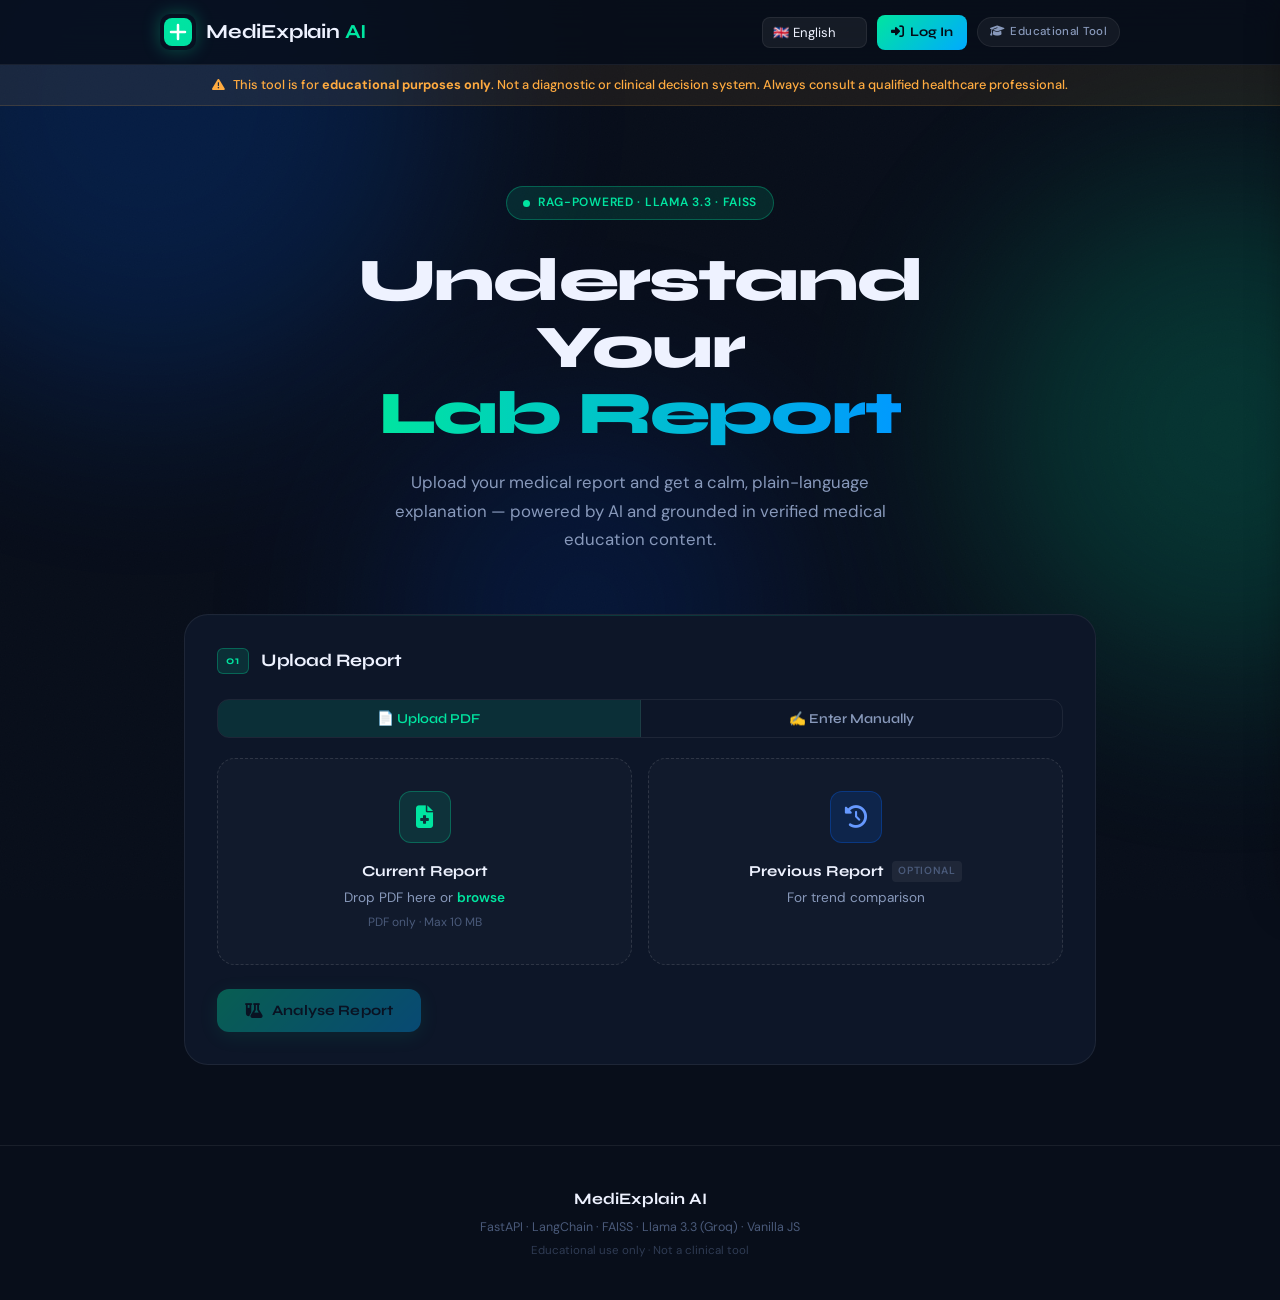
<file: frontend/index.html>
<!DOCTYPE html>
<html lang="en">

<head>
  <meta charset="UTF-8" />
  <meta name="viewport" content="width=device-width, initial-scale=1.0" />
  <meta name="description"
    content="MediExplain AI – AI-powered lab report explainer. Understand your medical results in clear, calm language." />
  <title>MediExplain AI</title>

  <link rel="preconnect" href="https://fonts.googleapis.com" />
  <link rel="preconnect" href="https://fonts.gstatic.com" crossorigin />
  <link
    href="https://fonts.googleapis.com/css2?family=Syne:wght@400;500;600;700;800&family=DM+Sans:ital,opsz,wght@0,9..40,300;0,9..40,400;0,9..40,500;0,9..40,600;1,9..40,400&display=swap"
    rel="stylesheet" />
  <link rel="stylesheet" href="https://cdnjs.cloudflare.com/ajax/libs/font-awesome/6.5.0/css/all.min.css" />
  <link rel="stylesheet" href="style.css" />
</head>

<body>

  <!-- NOISE TEXTURE OVERLAY -->
  <div class="noise-overlay" aria-hidden="true"></div>

  <!-- AMBIENT GLOW BLOBS -->
  <div class="ambient" aria-hidden="true">
    <div class="blob blob-1"></div>
    <div class="blob blob-2"></div>
    <div class="blob blob-3"></div>
  </div>

  <!-- ============================================================
       HISTORY SIDEBAR (slide-in)
  ============================================================ -->
  <aside class="history-sidebar" id="history-sidebar" aria-label="My Reports">
    <div class="sidebar-header">
      <div class="sidebar-title"><i class="fa-solid fa-clock-rotate-left"></i> My Reports</div>
      <button class="sidebar-close" id="sidebar-close" aria-label="Close sidebar"><i
          class="fa-solid fa-xmark"></i></button>
    </div>
    <div class="sidebar-body" id="history-list">
      <div class="history-empty" id="history-empty">
        <i class="fa-regular fa-folder-open"></i>
        <p>No saved reports yet.<br>Analyse a report to see it here.</p>
      </div>
    </div>
  </aside>
  <div class="sidebar-overlay hidden" id="sidebar-overlay"></div>

  <!-- ============================================================
       HEADER
  ============================================================ -->
  <header class="site-header" id="top">
    <div class="header-inner">
      <div class="logo-block">
        <div class="logo-mark">
          <svg width="28" height="28" viewBox="0 0 28 28" fill="none">
            <rect width="28" height="28" rx="8" fill="url(#lg1)" />
            <path d="M14 7v14M7 14h14" stroke="white" stroke-width="2.5" stroke-linecap="round" />
            <defs>
              <linearGradient id="lg1" x1="0" y1="0" x2="28" y2="28">
                <stop stop-color="#00E5A0" />
                <stop offset="1" stop-color="#0066FF" />
              </linearGradient>
            </defs>
          </svg>
        </div>
        <span class="logo-text">MediExplain<span class="logo-ai"> AI</span></span>
      </div>
      <div class="header-right">
        <!-- Language Selector -->
        <div class="lang-select-wrap">
          <select id="lang-select" aria-label="Select language" title="Select language">
            <option value="en">🇬🇧 English</option>
            <option value="hi">🇮🇳 हिंदी</option>
            <option value="te">🇮🇳 తెలుగు</option>
            <option value="ta">🇮🇳 தமிழ்</option>
            <option value="kn">🇮🇳 ಕನ್ನಡ</option>
            <option value="bn">🇧🇩 বাংলা</option>
            <option value="mr">🇮🇳 मराठी</option>
            <option value="es">🇪🇸 Español</option>
            <option value="fr">🇫🇷 Français</option>
            <option value="ar">🇸🇦 عربي</option>
            <option value="zh">🇨🇳 中文</option>
            <option value="pt">🇧🇷 Português</option>
          </select>
        </div>

        <!-- Auth Block (shown when logged in) -->
        <div class="user-block hidden" id="user-block">
          <button class="btn-history" id="btn-history" title="My Reports" aria-label="Open my reports">
            <i class="fa-solid fa-clock-rotate-left"></i>
            <span class="user-block-label" data-i18n="myReports">My Reports</span>
          </button>
          <div class="user-avatar" id="user-avatar" title="">
            <i class="fa-solid fa-circle-user"></i>
          </div>
          <button class="btn-logout" id="btn-logout" title="Logout" aria-label="Logout">
            <i class="fa-solid fa-right-from-bracket"></i>
          </button>
        </div>

        <!-- Login button (shown when not logged in) -->
        <a href="auth.html" class="btn-login-header" id="btn-login-header">
          <i class="fa-solid fa-right-to-bracket"></i>
          <span data-i18n="login">Log In</span>
        </a>

        <span class="edu-pill"><i class="fa-solid fa-graduation-cap"></i> <span data-i18n="educationalTool">Educational
            Tool</span></span>
      </div>
    </div>
  </header>

  <!-- ============================================================
       DISCLAIMER STRIP
  ============================================================ -->
  <div class="disclaimer-strip" role="note">
    <i class="fa-solid fa-triangle-exclamation"></i>
    <span data-i18n="disclaimerStrip">This tool is for <strong>educational purposes only</strong>. Not a diagnostic or
      clinical decision system. Always consult a qualified healthcare professional.</span>
  </div>

  <!-- ============================================================
       HERO
  ============================================================ -->
  <section class="hero">
    <div class="hero-inner">
      <div class="hero-tag"><span class="pulse-dot"></span> RAG-Powered · Llama 3.3 · FAISS</div>
      <h1 class="hero-title" data-i18n="heroTitle">Understand Your<br><span class="gradient-text">Lab Report</span></h1>
      <p class="hero-sub" data-i18n="heroSub">Upload your medical report and get a calm, plain-language explanation —
        powered by AI and grounded in verified medical education content.</p>
    </div>
  </section>

  <!-- ============================================================
       MAIN CONTENT
  ============================================================ -->
  <main class="main-wrap">

    <!-- STEP 1: UPLOAD -->
    <section class="panel" id="section-upload">
      <div class="panel-label"><span class="step-num">01</span> <span data-i18n="uploadReport">Upload Report</span>
      </div>

      <!-- Upload / Manual Toggle Tabs -->
      <div class="upload-tabs" role="tablist">
        <button class="upload-tab active" id="tab-upload" role="tab" data-i18n="uploadPDF">📄 Upload PDF</button>
        <button class="upload-tab" id="tab-manual" role="tab" data-i18n="enterManually">✍️ Enter Manually</button>
      </div>

      <!-- PDF Upload Panel -->
      <div id="panel-upload-pdf">
        <div class="upload-grid">
          <!-- Primary Upload -->
          <div class="dropzone" id="upload-zone" role="button" tabindex="0"
            aria-label="Click or drag to upload current PDF report">
            <input type="file" id="file-input" accept=".pdf" aria-label="PDF upload" />
            <div class="dropzone-content">
              <div class="dz-icon">
                <i class="fa-solid fa-file-medical"></i>
              </div>
              <p class="dz-title" data-i18n="currentReport">Current Report</p>
              <p class="dz-sub" data-i18n="dropOrBrowse">Drop PDF here or <span class="dz-link"
                  data-i18n="browse">browse</span></p>
              <p class="dz-note">PDF only · Max 10 MB</p>
            </div>
            <div class="dz-file-badge hidden" id="upload-filename">
              <i class="fa-solid fa-circle-check"></i>
              <span id="filename-text"></span>
            </div>
          </div>

          <!-- Historical Upload -->
          <div class="dropzone dropzone-secondary" id="upload-zone-historical" role="button" tabindex="0"
            aria-label="Click or drag to upload previous PDF report">
            <input type="file" id="file-input-historical" accept=".pdf" aria-label="Historical PDF upload" />
            <div class="dropzone-content">
              <div class="dz-icon dz-icon-secondary">
                <i class="fa-solid fa-clock-rotate-left"></i>
              </div>
              <p class="dz-title"><span data-i18n="previousReport">Previous Report</span> <span class="optional-tag"
                  data-i18n="optional">Optional</span></p>
              <p class="dz-sub" data-i18n="forTrend">For trend comparison</p>
            </div>
            <div class="dz-file-badge hidden" id="upload-filename-historical">
              <i class="fa-solid fa-circle-check"></i>
              <span id="filename-text-historical"></span>
            </div>
          </div>
        </div>

        <div class="upload-actions">
          <button class="btn btn-primary" id="btn-upload" disabled>
            <i class="fa-solid fa-flask-vial"></i>
            <span data-i18n="analyseReport">Analyse Report</span>
          </button>
          <div class="loader hidden" id="upload-loader">
            <div class="loader-ring"></div>
            <span data-i18n="extractingPDF">Extracting values from PDF…</span>
          </div>
        </div>
      </div>

      <!-- Manual Entry Panel -->
      <div id="panel-manual" class="hidden">
        <div class="manual-table-wrap">
          <table class="manual-table" id="manual-table">
            <thead>
              <tr>
                <th data-i18n="testName">Test Name</th>
                <th data-i18n="value">Value</th>
                <th data-i18n="unit">Unit</th>
                <th data-i18n="refRange">Reference Range</th>
                <th></th>
              </tr>
            </thead>
            <tbody id="manual-tbody">
              <!-- rows added dynamically -->
            </tbody>
          </table>
          <datalist id="test-suggestions">
            <option value="Hemoglobin"></option>
            <option value="RBC"></option>
            <option value="WBC"></option>
            <option value="Platelets"></option>
            <option value="Hematocrit"></option>
            <option value="MCV"></option>
            <option value="MCH"></option>
            <option value="MCHC"></option>
            <option value="Fasting Glucose"></option>
            <option value="HbA1c"></option>
            <option value="Creatinine"></option>
            <option value="BUN"></option>
            <option value="Sodium"></option>
            <option value="Potassium"></option>
            <option value="Calcium"></option>
            <option value="Total Cholesterol"></option>
            <option value="LDL"></option>
            <option value="HDL"></option>
            <option value="Triglycerides"></option>
            <option value="ALT"></option>
            <option value="AST"></option>
            <option value="TSH"></option>
            <option value="T3"></option>
            <option value="T4"></option>
            <option value="Vitamin D"></option>
            <option value="Vitamin B12"></option>
            <option value="Iron"></option>
            <option value="Ferritin"></option>
          </datalist>
        </div>
        <div class="manual-actions">
          <button class="btn btn-outline" id="btn-add-row">
            <i class="fa-solid fa-plus"></i> <span data-i18n="addRow">Add Row</span>
          </button>
          <button class="btn btn-primary" id="btn-manual-analyze" disabled>
            <i class="fa-solid fa-wand-magic-sparkles"></i>
            <span data-i18n="analyseManual">Analyse Entries</span>
          </button>
          <div class="loader hidden" id="manual-loader">
            <div class="loader-ring"></div>
            <span data-i18n="runningAnalysis">Running analysis…</span>
          </div>
        </div>
      </div>
    </section>

    <!-- STEP 2: EXTRACTED VALUES -->
    <section class="panel hidden" id="section-table">
      <div class="panel-header">
        <div class="panel-label"><span class="step-num">02</span> <span data-i18n="extractedValues">Extracted Lab
            Values</span></div>
        <span class="count-badge" id="test-count-badge"></span>
      </div>

      <div class="table-scroll">
        <table class="lab-table" id="results-table" aria-label="Lab test results">
          <thead>
            <tr>
              <th data-i18n="testName">Test Name</th>
              <th data-i18n="yourValue">Your Value</th>
              <th data-i18n="unit">Unit</th>
              <th data-i18n="refRange">Reference Range</th>
              <th data-i18n="status">Status</th>
            </tr>
          </thead>
          <tbody id="results-tbody"></tbody>
        </table>
      </div>

      <div class="panel-actions">
        <button class="btn btn-primary" id="btn-analyze">
          <i class="fa-solid fa-wand-magic-sparkles"></i>
          <span data-i18n="generateAnalysis">Generate AI Analysis</span>
        </button>
        <div class="loader hidden" id="analyze-loader">
          <div class="loader-ring"></div>
          <span data-i18n="runningAnalysis">Running analysis — generating insights…</span>
        </div>
      </div>
    </section>

    <!-- STEP 3: RISK OVERVIEW -->
    <section class="panel hidden" id="section-risk">
      <div class="panel-label"><span class="step-num">03</span> <span data-i18n="riskOverview">Risk Overview</span>
      </div>

      <div class="risk-layout">
        <!-- Gauge -->
        <div class="gauge-block">
          <div class="gauge-wrap">
            <svg class="gauge-svg" viewBox="0 0 200 110" fill="none" aria-hidden="true">
              <!-- Track arc -->
              <path d="M 20 100 A 80 80 0 0 1 180 100" stroke="#1e2d45" stroke-width="16" stroke-linecap="round"
                fill="none" />
              <!-- Fill arc (animated via JS) -->
              <path id="gauge-arc" d="M 20 100 A 80 80 0 0 1 180 100" stroke="#00E5A0" stroke-width="16"
                stroke-linecap="round" fill="none" stroke-dasharray="251.2" stroke-dashoffset="251.2"
                style="transition: stroke-dashoffset 1.2s cubic-bezier(.4,0,.2,1), stroke 0.6s ease" />
              <!-- Center dot -->
              <circle cx="100" cy="100" r="6" fill="#00E5A0" id="gauge-dot" style="transition: fill 0.6s ease" />
            </svg>
            <div class="gauge-center">
              <div class="gauge-category" id="risk-category-badge">—</div>
              <div class="gauge-score"><span data-i18n="score">Score</span>: <strong id="risk-score-text">—</strong>
              </div>
            </div>
          </div>
          <div class="gauge-scale">
            <span data-i18n="stable">Stable</span><span data-i18n="monitor">Monitor</span><span
              data-i18n="moderate">Moderate</span><span data-i18n="elevated">Elevated</span>
          </div>
        </div>

        <!-- Stats -->
        <div class="stats-block">
          <div class="stat-tile stat-blue">
            <div class="stat-icon"><i class="fa-solid fa-vial"></i></div>
            <div>
              <div class="stat-val" id="stat-total">—</div>
              <div class="stat-lbl" data-i18n="testsReviewed">Tests Reviewed</div>
            </div>
          </div>
          <div class="stat-tile stat-red">
            <div class="stat-icon"><i class="fa-solid fa-triangle-exclamation"></i></div>
            <div>
              <div class="stat-val" id="stat-abnormal">—</div>
              <div class="stat-lbl" data-i18n="outsideRange">Outside Range</div>
            </div>
          </div>
        </div>
      </div>

      <!-- Patterns -->
      <div id="patterns-section" class="hidden subsection">
        <h3 class="sub-heading">
          <i class="fa-solid fa-diagram-project"></i> <span data-i18n="observedPatterns">Observed Patterns</span>
          <span class="sub-tag" data-i18n="educationalOnly">Educational only</span>
        </h3>
        <div id="patterns-list" class="insight-list"></div>
      </div>

      <!-- Trends -->
      <div id="trends-section" class="hidden subsection">
        <h3 class="sub-heading">
          <i class="fa-solid fa-arrow-trend-up"></i> <span data-i18n="trendAnalysis">Trend Analysis</span>
          <span class="sub-tag" data-i18n="vsPrev">vs. previous report</span>
        </h3>
        <div id="trends-list" class="insight-list"></div>
      </div>
    </section>

    <!-- STEP 4: AI SUMMARY -->
    <section class="panel hidden" id="section-summary">
      <!-- Emergency Alert -->
      <div id="emergency-alert" class="emergency-banner hidden">
        <div class="emergency-icon"><i class="fa-solid fa-siren-on"></i></div>
        <div>
          <p class="emergency-title" data-i18n="urgentTitle">Urgent: Seek Medical Attention</p>
          <p class="emergency-desc" data-i18n="urgentDesc">One or more critical values were detected. Please contact a
            healthcare provider immediately.</p>
        </div>
      </div>

      <div class="panel-header">
        <div class="panel-label"><span class="step-num">04</span> <span data-i18n="aiSummary">AI Summary</span></div>
        <span class="safe-badge"><i class="fa-solid fa-shield-halved"></i> <span
            data-i18n="patientSafe">Patient-Safe</span></span>
      </div>

      <div class="ai-summary-box" id="ai-summary-text">
        <!-- AI content injected here -->
      </div>

      <!-- Summary Actions -->
      <div class="summary-actions">
        <button class="btn btn-tts" id="btn-tts-summary" title="Read Summary Aloud" aria-label="Read summary aloud">
          <i class="fa-solid fa-volume-high"></i>
          <span data-i18n="readAloud">🔊 Read Aloud</span>
        </button>
        <button class="btn btn-export" id="btn-export" title="Export as PDF" aria-label="Export report as PDF">
          <i class="fa-solid fa-file-pdf"></i>
          <span data-i18n="exportPDF">📄 Export Report</span>
        </button>
      </div>
    </section>

    <!-- STEP 5: ASK YOUR REPORT -->
    <section class="panel hidden" id="section-chat">
      <div class="panel-header">
        <div class="panel-label"><span class="step-num">05</span> <span data-i18n="askReport">Ask Your Report</span>
        </div>
        <span class="rag-badge"><i class="fa-solid fa-bolt"></i> RAG-Powered</span>
      </div>

      <div class="chat-chips" id="chat-chips">
        <button class="chip" data-q="What does low hemoglobin mean?">Low hemoglobin?</button>
        <button class="chip" data-q="Why is LDL important?">Why LDL matters?</button>
        <button class="chip" data-q="What is a normal fasting glucose?">Normal fasting glucose?</button>
        <button class="chip" data-q="What do white blood cells do?">WBC function?</button>
      </div>

      <div class="chat-window" id="chat-window" role="log" aria-live="polite">
        <div class="chat-welcome" id="chat-welcome">
          <div class="chat-welcome-icon"><i class="fa-regular fa-message-medical"></i></div>
          <p data-i18n="chatWelcome">Ask me anything about your lab report.<br>I explain everything in simple, calm
            language.</p>
        </div>
      </div>

      <div class="chat-input-row">
        <input type="text" id="chat-input" placeholder="Type your question…" maxlength="500" aria-label="Your question"
          autocomplete="off" />
        <!-- Mic Button -->
        <button class="btn-mic" id="btn-mic" aria-label="Voice input" title="Voice input">
          <i class="fa-solid fa-microphone"></i>
          <span class="mic-indicator hidden" id="mic-indicator"></span>
        </button>
        <button class="btn-send" id="btn-send" aria-label="Send question">
          <i class="fa-solid fa-paper-plane"></i>
        </button>
      </div>
      <p class="chat-disclaimer"><i class="fa-solid fa-shield"></i> <span data-i18n="chatDisclaimer">AI answers are
          educational only — never a diagnosis or prescription.</span></p>
    </section>

  </main>

  <!-- ============================================================
       PRINT-ONLY HEADER (hidden normally, shown on print)
  ============================================================ -->
  <div class="print-header" aria-hidden="true">
    <div class="print-logo">MediExplain AI — Lab Report</div>
    <div class="print-date" id="print-date"></div>
  </div>

  <!-- ============================================================
       FOOTER
  ============================================================ -->
  <footer class="site-footer">
    <p class="footer-brand">MediExplain AI</p>
    <p class="footer-stack">FastAPI · LangChain · FAISS · Llama 3.3 (Groq) · Vanilla JS</p>
    <p class="footer-copy" data-i18n="footerCopy">Educational use only · Not a clinical tool</p>
  </footer>

  <!-- TOAST -->
  <div id="toast-container" aria-live="assertive"></div>

  <script src="script.js"></script>
</body>

</html>
</file>
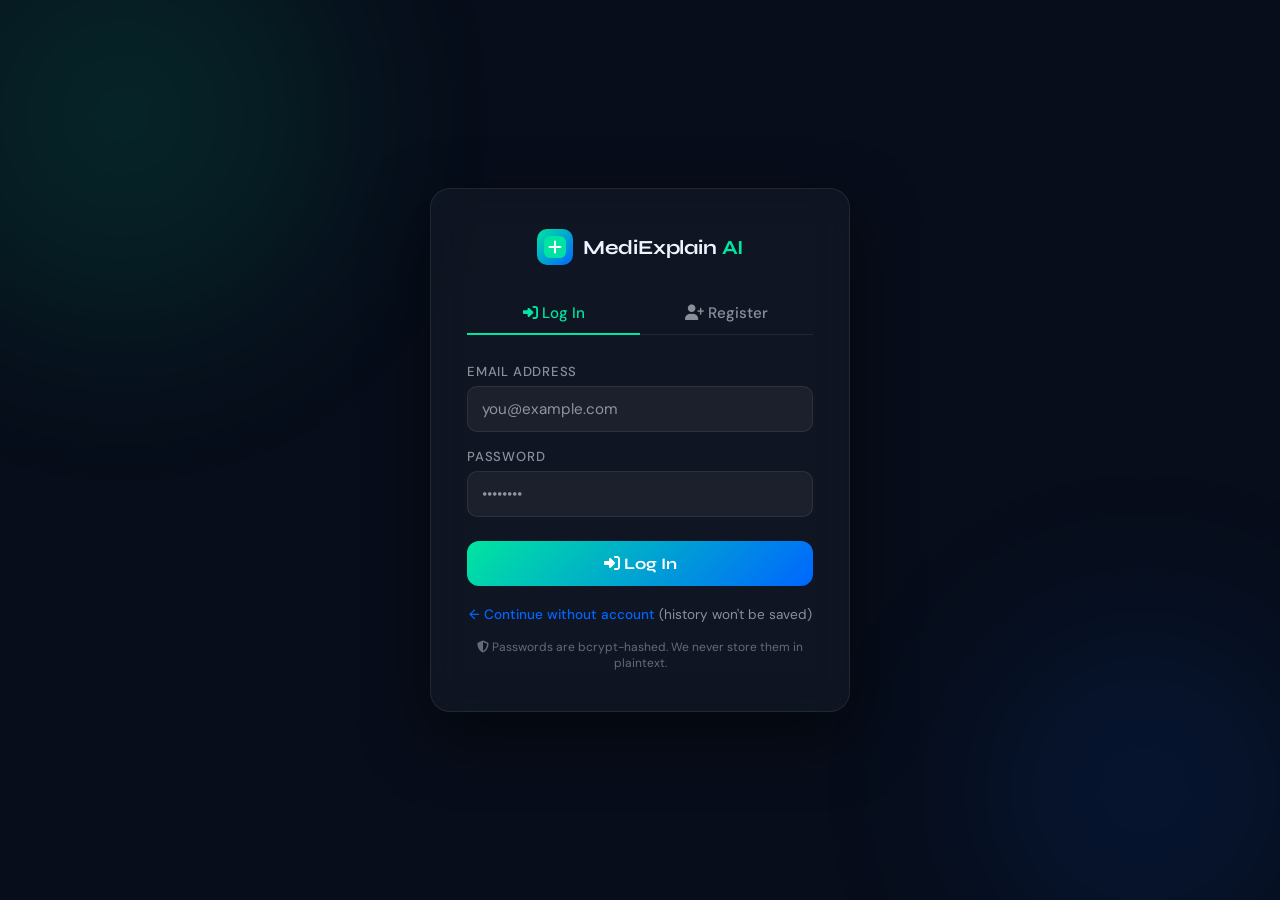
<file: frontend/auth.html>
<!DOCTYPE html>
<html lang="en">

<head>
    <meta charset="UTF-8" />
    <meta name="viewport" content="width=device-width, initial-scale=1.0" />
    <meta name="description" content="MediExplain AI – Sign in or create an account to save your reports." />
    <title>MediExplain AI — Sign In</title>

    <link rel="preconnect" href="https://fonts.googleapis.com" />
    <link rel="preconnect" href="https://fonts.gstatic.com" crossorigin />
    <link
        href="https://fonts.googleapis.com/css2?family=Syne:wght@400;500;600;700;800&family=DM+Sans:ital,opsz,wght@0,9..40,300;0,9..40,400;0,9..40,500;0,9..40,600;1,9..40,400&display=swap"
        rel="stylesheet" />
    <link rel="stylesheet" href="https://cdnjs.cloudflare.com/ajax/libs/font-awesome/6.5.0/css/all.min.css" />

    <style>
        /* ── CSS Variables (matches main app) ─────────────────────── */
        *,
        *::before,
        *::after {
            box-sizing: border-box;
            margin: 0;
            padding: 0;
        }

        :root {
            --bg: #070d1a;
            --surface: rgba(255, 255, 255, 0.04);
            --border: rgba(255, 255, 255, 0.08);
            --accent: #00e5a0;
            --accent-blue: #0066ff;
            --text-primary: #f0f4ff;
            --text-secondary: rgba(240, 244, 255, 0.55);
            --err: #ff4d6d;
            --warn: #ffab40;
        }

        body {
            min-height: 100vh;
            background: var(--bg);
            font-family: "DM Sans", sans-serif;
            color: var(--text-primary);
            display: flex;
            flex-direction: column;
            align-items: center;
            justify-content: center;
            padding: 24px;
            position: relative;
            overflow-x: hidden;
        }

        /* Ambient blobs */
        .blob {
            position: fixed;
            border-radius: 50%;
            filter: blur(90px);
            opacity: 0.15;
            pointer-events: none;
        }

        .blob-1 {
            width: 500px;
            height: 500px;
            background: radial-gradient(circle, #00e5a0, transparent);
            top: -15%;
            left: -10%;
        }

        .blob-2 {
            width: 400px;
            height: 400px;
            background: radial-gradient(circle, #0066ff, transparent);
            bottom: -10%;
            right: -5%;
        }

        /* Card */
        .auth-card {
            background: rgba(255, 255, 255, 0.035);
            border: 1px solid var(--border);
            border-radius: 20px;
            padding: 40px 36px;
            width: 100%;
            max-width: 420px;
            backdrop-filter: blur(20px);
            box-shadow: 0 24px 64px rgba(0, 0, 0, 0.5);
            position: relative;
            z-index: 1;
        }

        /* Logo */
        .logo-block {
            display: flex;
            align-items: center;
            gap: 10px;
            justify-content: center;
            margin-bottom: 28px;
        }

        .logo-mark {
            width: 36px;
            height: 36px;
            background: linear-gradient(135deg, #00e5a0, #0066ff);
            border-radius: 10px;
            display: flex;
            align-items: center;
            justify-content: center;
        }

        .logo-mark svg {
            display: block;
        }

        .logo-text {
            font-family: "Syne", sans-serif;
            font-size: 1.25rem;
            font-weight: 700;
            letter-spacing: -0.01em;
        }

        .logo-ai {
            color: var(--accent);
        }

        /* Tabs */
        .tabs {
            display: flex;
            border-bottom: 1px solid var(--border);
            margin-bottom: 28px;
        }

        .tab-btn {
            flex: 1;
            background: none;
            border: none;
            color: var(--text-secondary);
            font-family: "DM Sans", sans-serif;
            font-size: 0.95rem;
            font-weight: 500;
            padding: 10px;
            cursor: pointer;
            border-bottom: 2px solid transparent;
            margin-bottom: -1px;
            transition: color 0.2s, border-color 0.2s;
        }

        .tab-btn.active {
            color: var(--accent);
            border-bottom-color: var(--accent);
        }

        /* Forms */
        .tab-panel {
            display: none;
        }

        .tab-panel.active {
            display: block;
        }

        .form-group {
            margin-bottom: 16px;
        }

        .form-label {
            display: block;
            font-size: 0.82rem;
            font-weight: 500;
            color: var(--text-secondary);
            margin-bottom: 6px;
            text-transform: uppercase;
            letter-spacing: 0.06em;
        }

        .form-input {
            width: 100%;
            background: rgba(255, 255, 255, 0.05);
            border: 1px solid var(--border);
            border-radius: 10px;
            padding: 12px 14px;
            color: var(--text-primary);
            font-family: "DM Sans", sans-serif;
            font-size: 0.95rem;
            outline: none;
            transition: border-color 0.2s, box-shadow 0.2s;
        }

        .form-input:focus {
            border-color: var(--accent);
            box-shadow: 0 0 0 3px rgba(0, 229, 160, 0.12);
        }

        .form-input::placeholder {
            color: var(--text-secondary);
        }

        /* Submit button */
        .btn-auth {
            width: 100%;
            padding: 13px;
            border: none;
            border-radius: 12px;
            background: linear-gradient(135deg, #00e5a0, #0066ff);
            color: #fff;
            font-family: "Syne", sans-serif;
            font-size: 1rem;
            font-weight: 700;
            cursor: pointer;
            transition: opacity 0.2s, transform 0.1s;
            margin-top: 8px;
        }

        .btn-auth:hover {
            opacity: 0.92;
            transform: translateY(-1px);
        }

        .btn-auth:active {
            transform: translateY(0);
        }

        .btn-auth:disabled {
            opacity: 0.5;
            cursor: not-allowed;
            transform: none;
        }

        /* Error message */
        .auth-error {
            background: rgba(255, 77, 109, 0.12);
            border: 1px solid rgba(255, 77, 109, 0.3);
            border-radius: 10px;
            padding: 10px 14px;
            font-size: 0.875rem;
            color: var(--err);
            margin-top: 14px;
            display: none;
        }

        .auth-error.visible {
            display: block;
        }

        .auth-success {
            background: rgba(0, 229, 160, 0.1);
            border: 1px solid rgba(0, 229, 160, 0.3);
            border-radius: 10px;
            padding: 10px 14px;
            font-size: 0.875rem;
            color: var(--accent);
            margin-top: 14px;
            display: none;
        }

        .auth-success.visible {
            display: block;
        }

        /* Skip link */
        .skip-auth {
            margin-top: 20px;
            text-align: center;
            font-size: 0.85rem;
            color: var(--text-secondary);
        }

        .skip-auth a {
            color: var(--accent-blue);
            text-decoration: none;
            font-weight: 500;
        }

        .skip-auth a:hover {
            text-decoration: underline;
        }

        /* Disclaimer */
        .auth-disclaimer {
            margin-top: 16px;
            text-align: center;
            font-size: 0.75rem;
            color: var(--text-secondary);
            opacity: 0.7;
        }

        /* Loader spinner */
        .spinner {
            display: inline-block;
            width: 16px;
            height: 16px;
            border: 2px solid rgba(255, 255, 255, 0.3);
            border-top-color: #fff;
            border-radius: 50%;
            animation: spin 0.7s linear infinite;
            vertical-align: middle;
            margin-right: 6px;
        }

        @keyframes spin {
            to {
                transform: rotate(360deg);
            }
        }
    </style>
</head>

<body>
    <div class="blob blob-1" aria-hidden="true"></div>
    <div class="blob blob-2" aria-hidden="true"></div>

    <div class="auth-card">
        <!-- Logo -->
        <div class="logo-block">
            <div class="logo-mark">
                <svg width="22" height="22" viewBox="0 0 28 28" fill="none">
                    <rect width="28" height="28" rx="8" fill="url(#lg1auth)" />
                    <path d="M14 7v14M7 14h14" stroke="white" stroke-width="2.5" stroke-linecap="round" />
                    <defs>
                        <linearGradient id="lg1auth" x1="0" y1="0" x2="28" y2="28">
                            <stop stop-color="#00E5A0" />
                            <stop offset="1" stop-color="#0066FF" />
                        </linearGradient>
                    </defs>
                </svg>
            </div>
            <span class="logo-text">MediExplain<span class="logo-ai"> AI</span></span>
        </div>

        <!-- Tabs -->
        <div class="tabs" role="tablist">
            <button class="tab-btn active" id="tab-login" role="tab" aria-selected="true" aria-controls="panel-login">
                <i class="fa-solid fa-right-to-bracket"></i> Log In
            </button>
            <button class="tab-btn" id="tab-register" role="tab" aria-selected="false" aria-controls="panel-register">
                <i class="fa-solid fa-user-plus"></i> Register
            </button>
        </div>

        <!-- Login Panel -->
        <div class="tab-panel active" id="panel-login" role="tabpanel">
            <form id="form-login" novalidate>
                <div class="form-group">
                    <label class="form-label" for="login-email">Email Address</label>
                    <input class="form-input" type="email" id="login-email" name="email" placeholder="you@example.com"
                        autocomplete="email" required />
                </div>
                <div class="form-group">
                    <label class="form-label" for="login-password">Password</label>
                    <input class="form-input" type="password" id="login-password" name="password" placeholder="••••••••"
                        autocomplete="current-password" required />
                </div>
                <button class="btn-auth" type="submit" id="btn-login">
                    <i class="fa-solid fa-right-to-bracket"></i> Log In
                </button>
                <div class="auth-error" id="login-error"></div>
                <div class="auth-success" id="login-success"></div>
            </form>
        </div>

        <!-- Register Panel -->
        <div class="tab-panel" id="panel-register" role="tabpanel">
            <form id="form-register" novalidate>
                <div class="form-group">
                    <label class="form-label" for="reg-email">Email Address</label>
                    <input class="form-input" type="email" id="reg-email" name="email" placeholder="you@example.com"
                        autocomplete="email" required />
                </div>
                <div class="form-group">
                    <label class="form-label" for="reg-password">Password</label>
                    <input class="form-input" type="password" id="reg-password" name="password"
                        placeholder="Min. 6 characters" autocomplete="new-password" required />
                </div>
                <div class="form-group">
                    <label class="form-label" for="reg-confirm">Confirm Password</label>
                    <input class="form-input" type="password" id="reg-confirm" name="confirm"
                        placeholder="Repeat password" autocomplete="new-password" required />
                </div>
                <button class="btn-auth" type="submit" id="btn-register">
                    <i class="fa-solid fa-user-plus"></i> Create Account
                </button>
                <div class="auth-error" id="reg-error"></div>
                <div class="auth-success" id="reg-success"></div>
            </form>
        </div>

        <!-- Skip -->
        <p class="skip-auth">
            <a href="index.html">← Continue without account</a>
            <span style="color:var(--text-secondary)"> (history won't be saved)</span>
        </p>

        <p class="auth-disclaimer">
            <i class="fa-solid fa-shield-halved"></i>
            Passwords are bcrypt-hashed. We never store them in plaintext.
        </p>
    </div>

    <script>
        "use strict";
        const API = "";

        // ── Tabs ────────────────────────────────────────────────────
        document.getElementById("tab-login").addEventListener("click", () => switchTab("login"));
        document.getElementById("tab-register").addEventListener("click", () => switchTab("register"));
        function switchTab(t) {
            document.querySelectorAll(".tab-btn").forEach(b => b.classList.remove("active"));
            document.querySelectorAll(".tab-panel").forEach(p => p.classList.remove("active"));
            document.getElementById("tab-" + t).classList.add("active");
            document.getElementById("panel-" + t).classList.add("active");
        }

        // ── Helpers ─────────────────────────────────────────────────
        function showMsg(el, msg, isErr) {
            el.textContent = msg;
            el.className = isErr ? "auth-error visible" : "auth-success visible";
        }
        function setBtn(btn, loading) {
            btn.disabled = loading;
            btn.innerHTML = loading
                ? '<span class="spinner"></span> Please wait…'
                : btn.dataset.original;
        }

        // Store original labels
        document.querySelectorAll(".btn-auth").forEach(b => b.dataset.original = b.innerHTML);

        // ── Login ────────────────────────────────────────────────────
        document.getElementById("form-login").addEventListener("submit", async (e) => {
            e.preventDefault();
            const email = document.getElementById("login-email").value.trim();
            const password = document.getElementById("login-password").value;
            const errEl = document.getElementById("login-error");
            const okEl = document.getElementById("login-success");
            const btn = document.getElementById("btn-login");

            errEl.className = "auth-error"; okEl.className = "auth-success";
            if (!email || !password) { showMsg(errEl, "Please fill in all fields.", true); return; }

            setBtn(btn, true);
            try {
                const res = await fetch(`${API}/auth/login`, {
                    method: "POST",
                    headers: { "Content-Type": "application/json" },
                    body: JSON.stringify({ email, password }),
                });
                const data = await res.json();
                if (!res.ok) { showMsg(errEl, data.detail || "Login failed.", true); return; }
                sessionStorage.setItem("medi_token", data.access_token);
                sessionStorage.setItem("medi_email", data.email);
                showMsg(okEl, "✓ Logged in! Redirecting…", false);
                setTimeout(() => window.location.href = "index.html", 800);
            } catch {
                showMsg(errEl, "Could not connect to server. Please try again.", true);
            } finally {
                setBtn(btn, false);
            }
        });

        // ── Register ─────────────────────────────────────────────────
        document.getElementById("form-register").addEventListener("submit", async (e) => {
            e.preventDefault();
            const email = document.getElementById("reg-email").value.trim();
            const password = document.getElementById("reg-password").value;
            const confirm = document.getElementById("reg-confirm").value;
            const errEl = document.getElementById("reg-error");
            const okEl = document.getElementById("reg-success");
            const btn = document.getElementById("btn-register");

            errEl.className = "auth-error"; okEl.className = "auth-success";
            if (!email || !password || !confirm) { showMsg(errEl, "Please fill in all fields.", true); return; }
            if (password !== confirm) { showMsg(errEl, "Passwords do not match.", true); return; }
            if (password.length < 6) { showMsg(errEl, "Password must be at least 6 characters.", true); return; }

            setBtn(btn, true);
            try {
                const res = await fetch(`${API}/auth/register`, {
                    method: "POST",
                    headers: { "Content-Type": "application/json" },
                    body: JSON.stringify({ email, password }),
                });
                const data = await res.json();
                if (!res.ok) { showMsg(errEl, data.detail || "Registration failed.", true); return; }
                sessionStorage.setItem("medi_token", data.access_token);
                sessionStorage.setItem("medi_email", data.email);
                showMsg(okEl, "✓ Account created! Redirecting…", false);
                setTimeout(() => window.location.href = "index.html", 800);
            } catch {
                showMsg(errEl, "Could not connect to server. Please try again.", true);
            } finally {
                setBtn(btn, false);
            }
        });
    </script>
</body>

</html>
</file>
<file: frontend/style.css>
/* ============================================================
   MediExplain AI – Redesigned UI
   Theme: Deep Space Clinical — dark, precise, alive
   Fonts: Syne (display) + DM Sans (body)
   ============================================================ */

@import url('https://fonts.googleapis.com/css2?family=Syne:wght@400;500;600;700;800&family=DM+Sans:ital,opsz,wght@0,9..40,300;0,9..40,400;0,9..40,500;0,9..40,600;1,9..40,400&display=swap');

*,
*::before,
*::after {
  box-sizing: border-box;
  margin: 0;
  padding: 0;
}

/* ============================================================
   TOKENS
============================================================ */
:root {
  --bg: #080e1a;
  --bg-panel: #0d1628;
  --bg-card: #111d33;
  --bg-input: #0a1220;
  --border: rgba(255, 255, 255, 0.07);
  --border-glow: rgba(0, 229, 160, 0.25);

  --emerald: #00E5A0;
  --emerald-dim: rgba(0, 229, 160, 0.12);
  --emerald-mid: rgba(0, 229, 160, 0.3);
  --blue: #0066FF;
  --blue-lt: rgba(0, 102, 255, 0.15);

  --red: #FF4D6D;
  --red-lt: rgba(255, 77, 109, 0.12);
  --amber: #FFAB40;
  --amber-lt: rgba(255, 171, 64, 0.12);
  --orange: #FF7043;
  --orange-lt: rgba(255, 112, 67, 0.12);

  --text-primary: #EEF2FF;
  --text-secondary: #8899BB;
  --text-muted: #4a5a7a;

  --font-display: 'Syne', sans-serif;
  --font-body: 'DM Sans', sans-serif;

  --r-sm: 6px;
  --r-md: 12px;
  --r-lg: 18px;
  --r-xl: 24px;

  --ease: 0.25s ease;
  --ease-spring: 0.45s cubic-bezier(0.175, 0.885, 0.32, 1.275);
}

/* ============================================================
   BASE
============================================================ */
html {
  scroll-behavior: smooth;
}

body {
  font-family: var(--font-body);
  background: var(--bg);
  color: var(--text-primary);
  min-height: 100vh;
  -webkit-font-smoothing: antialiased;
  overflow-x: hidden;
  line-height: 1.6;
}

.hidden {
  display: none !important;
}

/* ============================================================
   NOISE + AMBIENT BLOBS
============================================================ */
.noise-overlay {
  position: fixed;
  inset: 0;
  z-index: 0;
  pointer-events: none;
  background-image: url("data:image/svg+xml,%3Csvg xmlns='http://www.w3.org/2000/svg' width='300' height='300'%3E%3Cfilter id='n'%3E%3CfeTurbulence type='fractalNoise' baseFrequency='0.75' numOctaves='4' stitchTiles='stitch'/%3E%3C/filter%3E%3Crect width='300' height='300' filter='url(%23n)' opacity='0.03'/%3E%3C/svg%3E");
  opacity: 0.6;
}

.ambient {
  position: fixed;
  inset: 0;
  z-index: 0;
  pointer-events: none;
  overflow: hidden;
}

.blob {
  position: absolute;
  border-radius: 50%;
  filter: blur(100px);
  opacity: 0.18;
  animation: float 20s ease-in-out infinite;
}

.blob-1 {
  width: 600px;
  height: 600px;
  background: #0066FF;
  top: -200px;
  left: -150px;
  animation-delay: 0s;
}

.blob-2 {
  width: 500px;
  height: 500px;
  background: #00E5A0;
  top: 20%;
  right: -200px;
  animation-delay: -7s;
}

.blob-3 {
  width: 400px;
  height: 400px;
  background: #0044CC;
  bottom: 10%;
  left: 30%;
  animation-delay: -14s;
}

@keyframes float {

  0%,
  100% {
    transform: translate(0, 0) scale(1);
  }

  33% {
    transform: translate(30px, -40px) scale(1.05);
  }

  66% {
    transform: translate(-20px, 30px) scale(0.97);
  }
}

/* ============================================================
   HEADER
============================================================ */
.site-header {
  position: sticky;
  top: 0;
  z-index: 200;
  padding: 0 24px;
  background: rgba(8, 14, 26, 0.8);
  backdrop-filter: blur(20px);
  -webkit-backdrop-filter: blur(20px);
  border-bottom: 1px solid var(--border);
}

.header-inner {
  max-width: 960px;
  margin: 0 auto;
  height: 64px;
  display: flex;
  align-items: center;
  justify-content: space-between;
}

.logo-block {
  display: flex;
  align-items: center;
  gap: 10px;
}

.logo-mark {
  width: 36px;
  height: 36px;
  display: flex;
  align-items: center;
  justify-content: center;
  border-radius: 10px;
  box-shadow: 0 0 18px rgba(0, 229, 160, 0.3);
}

.logo-text {
  font-family: var(--font-display);
  font-size: 1.25rem;
  font-weight: 700;
  color: var(--text-primary);
  letter-spacing: -0.01em;
}

.logo-ai {
  color: var(--emerald);
}

.edu-pill {
  font-family: var(--font-body);
  font-size: 0.72rem;
  font-weight: 500;
  color: var(--text-secondary);
  background: rgba(255, 255, 255, 0.05);
  border: 1px solid var(--border);
  border-radius: 999px;
  padding: 5px 12px;
  letter-spacing: 0.03em;
  display: flex;
  align-items: center;
  gap: 6px;
}

/* ============================================================
   DISCLAIMER STRIP
============================================================ */
.disclaimer-strip {
  background: rgba(255, 171, 64, 0.08);
  border-bottom: 1px solid rgba(255, 171, 64, 0.15);
  color: #FFAB40;
  font-size: 0.8rem;
  font-weight: 500;
  padding: 10px 24px;
  text-align: center;
  display: flex;
  align-items: center;
  justify-content: center;
  gap: 8px;
  position: relative;
  z-index: 10;
}

/* ============================================================
   HERO
============================================================ */
.hero {
  position: relative;
  z-index: 1;
  text-align: center;
  padding: 80px 24px 60px;
}

.hero-inner {
  max-width: 640px;
  margin: 0 auto;
}

.hero-tag {
  display: inline-flex;
  align-items: center;
  gap: 8px;
  font-size: 0.75rem;
  font-weight: 600;
  color: var(--emerald);
  background: var(--emerald-dim);
  border: 1px solid var(--emerald-mid);
  border-radius: 999px;
  padding: 6px 16px;
  letter-spacing: 0.06em;
  text-transform: uppercase;
  margin-bottom: 28px;
}

.pulse-dot {
  width: 7px;
  height: 7px;
  border-radius: 50%;
  background: var(--emerald);
  display: inline-block;
  animation: pulse 2s ease-in-out infinite;
}

@keyframes pulse {

  0%,
  100% {
    opacity: 1;
    transform: scale(1);
  }

  50% {
    opacity: 0.5;
    transform: scale(0.8);
  }
}

.hero-title {
  font-family: var(--font-display);
  font-size: clamp(2.4rem, 6vw, 3.8rem);
  font-weight: 800;
  line-height: 1.1;
  letter-spacing: -0.03em;
  color: var(--text-primary);
  margin-bottom: 20px;
}

.gradient-text {
  background: linear-gradient(90deg, var(--emerald) 0%, #0099FF 100%);
  -webkit-background-clip: text;
  background-clip: text;
  -webkit-text-fill-color: transparent;
}

.hero-sub {
  font-size: 1.05rem;
  color: var(--text-secondary);
  line-height: 1.7;
  max-width: 500px;
  margin: 0 auto;
}

/* ============================================================
   MAIN WRAP
============================================================ */
.main-wrap {
  position: relative;
  z-index: 1;
  max-width: 960px;
  margin: 0 auto;
  padding: 0 24px 80px;
  display: flex;
  flex-direction: column;
  gap: 24px;
}

/* ============================================================
   PANEL
============================================================ */
.panel {
  background: var(--bg-panel);
  border: 1px solid var(--border);
  border-radius: var(--r-xl);
  padding: 32px;
  position: relative;
  overflow: hidden;
  transition: border-color var(--ease);
  animation: panelIn 0.5s var(--ease-spring) both;
}

.panel::before {
  content: '';
  position: absolute;
  top: 0;
  left: 0;
  right: 0;
  height: 1px;
  background: linear-gradient(90deg, transparent, var(--emerald-mid), transparent);
  opacity: 0.6;
}

@keyframes panelIn {
  from {
    opacity: 0;
    transform: translateY(18px);
  }

  to {
    opacity: 1;
    transform: translateY(0);
  }
}

.panel-label {
  font-family: var(--font-display);
  font-size: 1.1rem;
  font-weight: 700;
  color: var(--text-primary);
  display: flex;
  align-items: center;
  gap: 12px;
  margin-bottom: 24px;
  letter-spacing: -0.01em;
}

.step-num {
  font-size: 0.7rem;
  font-weight: 700;
  color: var(--emerald);
  background: var(--emerald-dim);
  border: 1px solid var(--emerald-mid);
  border-radius: 6px;
  padding: 3px 8px;
  letter-spacing: 0.08em;
}

.panel-header {
  display: flex;
  align-items: center;
  justify-content: space-between;
  margin-bottom: 24px;
}

.panel-header .panel-label {
  margin-bottom: 0;
}

/* ============================================================
   DROPZONES
============================================================ */
.upload-grid {
  display: grid;
  grid-template-columns: 1fr 1fr;
  gap: 16px;
  margin-bottom: 24px;
}

@media (max-width: 600px) {
  .upload-grid {
    grid-template-columns: 1fr;
  }
}

.dropzone {
  position: relative;
  border: 1.5px dashed rgba(255, 255, 255, 0.12);
  border-radius: var(--r-lg);
  padding: 32px 20px;
  text-align: center;
  cursor: pointer;
  transition: border-color var(--ease), background var(--ease);
  background: rgba(255, 255, 255, 0.02);
  overflow: hidden;
}

.dropzone input[type="file"] {
  position: absolute;
  inset: 0;
  opacity: 0;
  cursor: pointer;
  width: 100%;
  height: 100%;
}

.dropzone:hover,
.dropzone.drag-over {
  border-color: var(--emerald);
  background: var(--emerald-dim);
}

.dropzone-secondary:hover,
.dropzone-secondary.drag-over {
  border-color: rgba(0, 102, 255, 0.5);
  background: var(--blue-lt);
}

.dz-icon {
  width: 52px;
  height: 52px;
  border-radius: var(--r-md);
  background: var(--emerald-dim);
  border: 1px solid var(--emerald-mid);
  display: flex;
  align-items: center;
  justify-content: center;
  font-size: 1.4rem;
  color: var(--emerald);
  margin: 0 auto 16px;
  transition: transform var(--ease-spring);
}

.dropzone:hover .dz-icon {
  transform: scale(1.08);
}

.dz-icon-secondary {
  background: var(--blue-lt);
  border-color: rgba(0, 102, 255, 0.3);
  color: #6699FF;
}

.dz-title {
  font-family: var(--font-display);
  font-size: 0.95rem;
  font-weight: 700;
  color: var(--text-primary);
  margin-bottom: 4px;
  display: flex;
  align-items: center;
  justify-content: center;
  gap: 8px;
}

.optional-tag {
  font-family: var(--font-body);
  font-size: 0.65rem;
  font-weight: 600;
  text-transform: uppercase;
  letter-spacing: 0.07em;
  color: var(--text-muted);
  background: rgba(255, 255, 255, 0.06);
  border-radius: 4px;
  padding: 2px 6px;
}

.dz-sub {
  font-size: 0.85rem;
  color: var(--text-secondary);
  margin-bottom: 4px;
}

.dz-link {
  color: var(--emerald);
  font-weight: 600;
}

.dz-note {
  font-size: 0.75rem;
  color: var(--text-muted);
}

.dz-file-badge {
  margin-top: 14px;
  display: flex;
  align-items: center;
  justify-content: center;
  gap: 7px;
  background: var(--emerald-dim);
  border: 1px solid var(--emerald-mid);
  border-radius: var(--r-sm);
  padding: 7px 14px;
  font-size: 0.82rem;
  font-weight: 600;
  color: var(--emerald);
  word-break: break-all;
}

/* ============================================================
   BUTTONS
============================================================ */
.upload-actions,
.panel-actions {
  display: flex;
  align-items: center;
  gap: 20px;
  flex-wrap: wrap;
}

.btn {
  display: inline-flex;
  align-items: center;
  gap: 9px;
  font-family: var(--font-display);
  font-size: 0.9rem;
  font-weight: 700;
  letter-spacing: 0.01em;
  border: none;
  border-radius: var(--r-md);
  cursor: pointer;
  transition: all var(--ease);
  text-decoration: none;
}

.btn-primary {
  background: linear-gradient(135deg, var(--emerald) 0%, #00AAFF 100%);
  color: #040C18;
  padding: 13px 28px;
  box-shadow: 0 4px 20px rgba(0, 229, 160, 0.25);
}

.btn-primary:hover:not(:disabled) {
  transform: translateY(-2px);
  box-shadow: 0 8px 28px rgba(0, 229, 160, 0.4);
}

.btn-primary:active {
  transform: translateY(0);
}

.btn-primary:disabled {
  opacity: 0.35;
  cursor: not-allowed;
}

/* ============================================================
   LOADERS
============================================================ */
.loader {
  display: flex;
  align-items: center;
  gap: 12px;
  color: var(--text-secondary);
  font-size: 0.88rem;
  font-weight: 500;
}

.loader-ring {
  width: 20px;
  height: 20px;
  border: 2px solid rgba(0, 229, 160, 0.15);
  border-top-color: var(--emerald);
  border-radius: 50%;
  animation: spin 0.8s linear infinite;
}

@keyframes spin {
  to {
    transform: rotate(360deg);
  }
}

/* ============================================================
   COUNT BADGE
============================================================ */
.count-badge {
  background: var(--emerald-dim);
  color: var(--emerald);
  border: 1px solid var(--emerald-mid);
  border-radius: 999px;
  font-size: 0.78rem;
  font-weight: 700;
  padding: 4px 12px;
  font-family: var(--font-display);
}

/* ============================================================
   LAB TABLE
============================================================ */
.table-scroll {
  overflow-x: auto;
  border-radius: var(--r-md);
  border: 1px solid var(--border);
  margin-bottom: 24px;
}

.lab-table {
  width: 100%;
  border-collapse: collapse;
  font-size: 0.88rem;
}

.lab-table thead tr {
  background: rgba(255, 255, 255, 0.03);
  border-bottom: 1px solid var(--border);
}

.lab-table th {
  font-family: var(--font-display);
  font-size: 0.72rem;
  font-weight: 700;
  letter-spacing: 0.06em;
  text-transform: uppercase;
  color: var(--text-secondary);
  padding: 14px 16px;
  text-align: left;
  white-space: nowrap;
}

.lab-table td {
  padding: 13px 16px;
  border-bottom: 1px solid var(--border);
  color: var(--text-primary);
  vertical-align: top;
  font-size: 0.9rem;
}

.lab-table tbody tr:last-child td {
  border-bottom: none;
}

.lab-table tbody tr {
  transition: background var(--ease);
}

.lab-table tbody tr:hover {
  background: rgba(255, 255, 255, 0.02);
}

.lab-table tbody tr.critical-row {
  background: rgba(255, 77, 109, 0.05);
}

.lab-table tbody tr.critical-row:hover {
  background: rgba(255, 77, 109, 0.09);
}

/* Status pills */
.status-pill {
  display: inline-flex;
  align-items: center;
  gap: 5px;
  padding: 4px 10px;
  border-radius: 999px;
  font-size: 0.75rem;
  font-weight: 700;
  letter-spacing: 0.03em;
  font-family: var(--font-display);
}

.status-pill.Normal {
  background: rgba(0, 229, 160, 0.12);
  color: #00E5A0;
  border: 1px solid rgba(0, 229, 160, 0.2);
}

.status-pill.High {
  background: rgba(255, 77, 109, 0.12);
  color: #FF4D6D;
  border: 1px solid rgba(255, 77, 109, 0.2);
}

.status-pill.Low {
  background: rgba(255, 171, 64, 0.12);
  color: #FFAB40;
  border: 1px solid rgba(255, 171, 64, 0.2);
}

.status-pill.Unknown {
  background: rgba(255, 255, 255, 0.06);
  color: var(--text-secondary);
  border: 1px solid var(--border);
}

.status-pill.critical-badge {
  background: rgba(255, 77, 109, 0.2);
  color: #FF4D6D;
  border: 1px solid rgba(255, 77, 109, 0.4);
  margin-left: 6px;
}

.status-cell {
  white-space: nowrap;
}

.result-desc {
  font-size: 0.78rem;
  color: var(--text-secondary);
  margin-top: 5px;
  font-weight: 400;
  line-height: 1.5;
  white-space: normal;
}

/* ============================================================
   RISK GAUGE
============================================================ */
.risk-layout {
  display: grid;
  grid-template-columns: 1fr 1fr;
  gap: 24px;
  margin-bottom: 28px;
}

@media (max-width: 600px) {
  .risk-layout {
    grid-template-columns: 1fr;
  }
}

.gauge-block {
  display: flex;
  flex-direction: column;
  align-items: center;
  background: var(--bg-card);
  border: 1px solid var(--border);
  border-radius: var(--r-lg);
  padding: 28px 20px 20px;
}

.gauge-wrap {
  position: relative;
  width: 200px;
}

.gauge-svg {
  width: 100%;
}

.gauge-center {
  position: absolute;
  bottom: 4px;
  left: 50%;
  transform: translateX(-50%);
  text-align: center;
}

.gauge-category {
  font-family: var(--font-display);
  font-size: 1rem;
  font-weight: 800;
  color: var(--text-primary);
  white-space: nowrap;
}

.gauge-score {
  font-size: 0.72rem;
  color: var(--text-secondary);
  margin-top: 2px;
}

.gauge-score strong {
  color: var(--emerald);
}

.gauge-scale {
  display: flex;
  justify-content: space-between;
  width: 100%;
  margin-top: 12px;
  font-size: 0.68rem;
  color: var(--text-muted);
  font-weight: 600;
  letter-spacing: 0.03em;
  padding: 0 4px;
}

.stats-block {
  display: flex;
  flex-direction: column;
  gap: 16px;
}

.stat-tile {
  flex: 1;
  border-radius: var(--r-md);
  padding: 20px 22px;
  display: flex;
  align-items: center;
  gap: 16px;
  border: 1px solid var(--border);
}

.stat-blue {
  background: var(--blue-lt);
  border-color: rgba(0, 102, 255, 0.2);
}

.stat-red {
  background: var(--red-lt);
  border-color: rgba(255, 77, 109, 0.2);
}

.stat-icon {
  font-size: 1.5rem;
  opacity: 0.7;
}

.stat-blue .stat-icon {
  color: #6699FF;
}

.stat-red .stat-icon {
  color: var(--red);
}

.stat-val {
  font-family: var(--font-display);
  font-size: 2rem;
  font-weight: 800;
  color: var(--text-primary);
  line-height: 1;
}

.stat-lbl {
  font-size: 0.8rem;
  color: var(--text-secondary);
  margin-top: 3px;
  font-weight: 500;
}

/* ============================================================
   SUBSECTIONS (patterns / trends)
============================================================ */
.subsection {
  margin-top: 8px;
}

.sub-heading {
  font-family: var(--font-display);
  font-size: 0.9rem;
  font-weight: 700;
  color: var(--text-primary);
  display: flex;
  align-items: center;
  gap: 8px;
  margin-bottom: 14px;
  padding-top: 24px;
  border-top: 1px solid var(--border);
}

.sub-heading i {
  color: var(--emerald);
}

.sub-tag {
  font-family: var(--font-body);
  font-size: 0.68rem;
  font-weight: 600;
  color: var(--text-muted);
  background: rgba(255, 255, 255, 0.04);
  border: 1px solid var(--border);
  border-radius: 4px;
  padding: 2px 7px;
  letter-spacing: 0.04em;
  text-transform: uppercase;
  margin-left: 4px;
}

.insight-list {
  display: flex;
  flex-direction: column;
  gap: 10px;
}

.insight-item {
  background: var(--bg-card);
  border: 1px solid var(--border);
  border-left: 3px solid var(--emerald);
  border-radius: var(--r-sm);
  padding: 14px 18px;
  font-size: 0.88rem;
  color: var(--text-primary);
  line-height: 1.55;
}

.insight-item.trend-up {
  border-left-color: var(--red);
}

.insight-item.trend-down {
  border-left-color: var(--amber);
}

.insight-item.trend-stable {
  border-left-color: var(--emerald);
}

.trend-meta {
  font-size: 0.77rem;
  color: var(--text-secondary);
  margin-top: 5px;
}

/* ============================================================
   EMERGENCY BANNER
============================================================ */
.emergency-banner {
  background: rgba(255, 77, 109, 0.1);
  border: 1px solid rgba(255, 77, 109, 0.35);
  border-radius: var(--r-md);
  padding: 18px 22px;
  display: flex;
  align-items: flex-start;
  gap: 16px;
  margin-bottom: 20px;
  animation: pulseRed 2s ease-in-out infinite;
}

@keyframes pulseRed {

  0%,
  100% {
    box-shadow: 0 0 0 0 rgba(255, 77, 109, 0);
  }

  50% {
    box-shadow: 0 0 0 6px rgba(255, 77, 109, 0.08);
  }
}

.emergency-icon {
  font-size: 1.6rem;
  color: var(--red);
  flex-shrink: 0;
  margin-top: 1px;
}

.emergency-title {
  font-family: var(--font-display);
  font-size: 0.95rem;
  font-weight: 700;
  color: var(--red);
  margin-bottom: 4px;
}

.emergency-desc {
  font-size: 0.85rem;
  color: rgba(255, 77, 109, 0.75);
}

/* ============================================================
   BADGES (safe, rag)
============================================================ */
.safe-badge {
  font-size: 0.72rem;
  font-weight: 700;
  color: var(--emerald);
  background: var(--emerald-dim);
  border: 1px solid var(--emerald-mid);
  border-radius: 999px;
  padding: 5px 12px;
  display: flex;
  align-items: center;
  gap: 5px;
  letter-spacing: 0.03em;
  font-family: var(--font-display);
  white-space: nowrap;
}

.rag-badge {
  font-size: 0.72rem;
  font-weight: 700;
  color: #6699FF;
  background: var(--blue-lt);
  border: 1px solid rgba(0, 102, 255, 0.25);
  border-radius: 999px;
  padding: 5px 12px;
  display: flex;
  align-items: center;
  gap: 5px;
  letter-spacing: 0.03em;
  font-family: var(--font-display);
  white-space: nowrap;
}

/* ============================================================
   AI SUMMARY
============================================================ */
.ai-summary-box {
  background: var(--bg-card);
  border: 1px solid var(--border);
  border-radius: var(--r-md);
  padding: 28px 32px;
  font-size: 0.95rem;
  line-height: 1.8;
  color: var(--text-primary);
}

.ai-summary-box strong {
  color: var(--text-primary);
  font-weight: 600;
}

.ai-summary-box em {
  color: var(--text-secondary);
}

.safety-card {
  background: rgba(255, 171, 64, 0.07);
  border: 1px solid rgba(255, 171, 64, 0.2);
  border-radius: var(--r-sm);
  padding: 12px 16px;
  font-size: 0.83rem;
  color: var(--amber);
  margin-top: 20px;
}

/* ============================================================
   CHAT
============================================================ */
.chat-chips {
  display: flex;
  flex-wrap: wrap;
  gap: 8px;
  margin-bottom: 18px;
}

.chip {
  background: rgba(255, 255, 255, 0.04);
  border: 1px solid var(--border);
  border-radius: 999px;
  padding: 7px 15px;
  font-size: 0.78rem;
  font-weight: 600;
  color: var(--text-secondary);
  cursor: pointer;
  font-family: var(--font-body);
  transition: all var(--ease);
  white-space: nowrap;
}

.chip:hover {
  background: var(--emerald-dim);
  border-color: var(--emerald-mid);
  color: var(--emerald);
  transform: translateY(-1px);
}

.chat-window {
  background: var(--bg-card);
  border: 1px solid var(--border);
  border-radius: var(--r-lg);
  padding: 20px;
  min-height: 280px;
  max-height: 420px;
  overflow-y: auto;
  display: flex;
  flex-direction: column;
  gap: 16px;
  margin-bottom: 14px;
  scrollbar-width: thin;
  scrollbar-color: rgba(255, 255, 255, 0.08) transparent;
}

.chat-window::-webkit-scrollbar {
  width: 5px;
}

.chat-window::-webkit-scrollbar-track {
  background: transparent;
}

.chat-window::-webkit-scrollbar-thumb {
  background: rgba(255, 255, 255, 0.08);
  border-radius: 3px;
}

.chat-welcome {
  flex: 1;
  display: flex;
  flex-direction: column;
  align-items: center;
  justify-content: center;
  text-align: center;
  color: var(--text-muted);
  padding: 32px 20px;
  gap: 14px;
}

.chat-welcome-icon {
  font-size: 2.5rem;
  color: rgba(0, 229, 160, 0.25);
}

.chat-welcome p {
  font-size: 0.9rem;
  line-height: 1.6;
  color: var(--text-secondary);
}

.chat-bubble {
  max-width: 82%;
  padding: 13px 17px;
  border-radius: var(--r-md);
  font-size: 0.9rem;
  line-height: 1.65;
  animation: bubbleIn 0.3s var(--ease-spring) both;
}

@keyframes bubbleIn {
  from {
    opacity: 0;
    transform: scale(0.94) translateY(6px);
  }

  to {
    opacity: 1;
    transform: scale(1) translateY(0);
  }
}

.chat-bubble-user {
  background: linear-gradient(135deg, #0066FF, #0044BB);
  color: white;
  align-self: flex-end;
  border-bottom-right-radius: 4px;
  box-shadow: 0 4px 14px rgba(0, 102, 255, 0.25);
}

.chat-bubble-bot {
  background: rgba(255, 255, 255, 0.05);
  border: 1px solid var(--border);
  color: var(--text-primary);
  align-self: flex-start;
  border-bottom-left-radius: 4px;
}

.chat-bubble-thinking {
  background: rgba(255, 255, 255, 0.03);
  border: 1px solid var(--border);
  color: var(--text-muted);
  align-self: flex-start;
  border-bottom-left-radius: 4px;
  font-style: italic;
  font-size: 0.83rem;
  display: flex;
  align-items: center;
  gap: 8px;
}

.thinking-dots {
  display: flex;
  gap: 4px;
}

.thinking-dots span {
  width: 5px;
  height: 5px;
  background: var(--emerald);
  border-radius: 50%;
  animation: dot 1.2s ease-in-out infinite;
}

.thinking-dots span:nth-child(2) {
  animation-delay: 0.2s;
}

.thinking-dots span:nth-child(3) {
  animation-delay: 0.4s;
}

@keyframes dot {

  0%,
  80%,
  100% {
    transform: scale(0.6);
    opacity: 0.4;
  }

  40% {
    transform: scale(1);
    opacity: 1;
  }
}

.chat-input-row {
  display: flex;
  gap: 10px;
  align-items: center;
}

.chat-input-row input {
  flex: 1;
  background: var(--bg-input);
  border: 1.5px solid var(--border);
  border-radius: var(--r-md);
  padding: 13px 18px;
  font-family: var(--font-body);
  font-size: 0.92rem;
  color: var(--text-primary);
  outline: none;
  transition: border-color var(--ease);
}

.chat-input-row input::placeholder {
  color: var(--text-muted);
}

.chat-input-row input:focus {
  border-color: var(--emerald-mid);
  box-shadow: 0 0 0 3px rgba(0, 229, 160, 0.08);
}

.btn-send {
  width: 46px;
  height: 46px;
  border-radius: var(--r-md);
  background: linear-gradient(135deg, var(--emerald), #00AAFF);
  border: none;
  color: #040C18;
  font-size: 1rem;
  cursor: pointer;
  display: flex;
  align-items: center;
  justify-content: center;
  flex-shrink: 0;
  transition: all var(--ease);
  box-shadow: 0 4px 14px rgba(0, 229, 160, 0.25);
}

.btn-send:hover:not(:disabled) {
  transform: translateY(-2px) scale(1.04);
  box-shadow: 0 6px 20px rgba(0, 229, 160, 0.4);
}

.btn-send:disabled {
  opacity: 0.4;
  cursor: not-allowed;
}

.chat-disclaimer {
  font-size: 0.75rem;
  color: var(--text-muted);
  text-align: center;
  margin-top: 10px;
  display: flex;
  align-items: center;
  justify-content: center;
  gap: 6px;
}

/* ============================================================
   FOOTER
============================================================ */
.site-footer {
  position: relative;
  z-index: 1;
  text-align: center;
  padding: 40px 24px;
  border-top: 1px solid var(--border);
}

.footer-brand {
  font-family: var(--font-display);
  font-size: 1rem;
  font-weight: 700;
  color: var(--text-primary);
  margin-bottom: 6px;
}

.footer-stack {
  font-size: 0.78rem;
  color: var(--text-muted);
  margin-bottom: 4px;
}

.footer-copy {
  font-size: 0.72rem;
  color: var(--text-muted);
  opacity: 0.6;
}

/* ============================================================
   TOAST
============================================================ */
#toast-container {
  position: fixed;
  bottom: 28px;
  right: 28px;
  z-index: 9999;
  display: flex;
  flex-direction: column;
  gap: 10px;
  align-items: flex-end;
}

.toast {
  padding: 12px 20px;
  border-radius: var(--r-md);
  font-family: var(--font-body);
  font-size: 0.85rem;
  font-weight: 600;
  color: #040C18;
  box-shadow: 0 8px 24px rgba(0, 0, 0, 0.4);
  animation: toastIn 0.35s var(--ease-spring) both;
  max-width: 340px;
  line-height: 1.4;
}

.toast-success {
  background: var(--emerald);
}

.toast-error {
  background: var(--red);
  color: white;
}

.toast-warning {
  background: var(--amber);
}

.toast-info {
  background: #0099FF;
  color: white;
}

@keyframes toastIn {
  from {
    opacity: 0;
    transform: translateY(14px) scale(0.95);
  }

  to {
    opacity: 1;
    transform: translateY(0) scale(1);
  }
}

/* ============================================================
   RESPONSIVE
============================================================ */
@media (max-width: 640px) {
  .panel {
    padding: 22px 18px;
  }

  .hero {
    padding: 50px 16px 40px;
  }

  .ai-summary-box {
    padding: 20px 18px;
  }

  .risk-layout {
    grid-template-columns: 1fr;
  }

  .stats-block {
    flex-direction: row;
  }

  .stat-tile {
    flex: 1;
  }

  .main-wrap {
    padding: 0 16px 60px;
    gap: 16px;
  }
}

@media (max-width: 420px) {
  .stats-block {
    flex-direction: column;
  }
}

/* ============================================================
   HEADER AUTH & LANGUAGE (Features 1+2)
============================================================ */
.header-right {
  display: flex;
  align-items: center;
  gap: 10px;
  flex-wrap: wrap;
}

.lang-select-wrap select {
  background: rgba(255, 255, 255, 0.06);
  border: 1px solid var(--border);
  border-radius: 8px;
  padding: 6px 10px;
  font-family: var(--font-body);
  font-size: 0.82rem;
  color: var(--text-primary);
  cursor: pointer;
  outline: none;
  transition: border-color var(--ease);
  -webkit-appearance: none;
  appearance: none;
}

.lang-select-wrap select:focus {
  border-color: var(--emerald);
}

.lang-select-wrap select option {
  background: #0d1628;
  color: var(--text-primary);
}

.user-block {
  display: flex;
  align-items: center;
  gap: 8px;
}

.user-avatar {
  font-size: 1.4rem;
  color: var(--emerald);
  cursor: default;
}

.btn-logout,
.btn-history {
  background: rgba(255, 255, 255, 0.05);
  border: 1px solid var(--border);
  border-radius: 8px;
  padding: 6px 12px;
  color: var(--text-secondary);
  font-family: var(--font-body);
  font-size: 0.78rem;
  font-weight: 600;
  cursor: pointer;
  display: flex;
  align-items: center;
  gap: 5px;
  transition: all var(--ease);
}

.btn-logout:hover,
.btn-history:hover {
  background: var(--emerald-dim);
  color: var(--emerald);
  border-color: var(--emerald-mid);
}

.btn-login-header {
  display: flex;
  align-items: center;
  gap: 6px;
  background: linear-gradient(135deg, var(--emerald), #00AAFF);
  color: #040C18;
  border-radius: 8px;
  padding: 7px 14px;
  font-family: var(--font-display);
  font-size: 0.82rem;
  font-weight: 700;
  text-decoration: none;
  transition: opacity var(--ease);
}

.btn-login-header:hover {
  opacity: 0.88;
}

.user-block-label {
  display: none;
}

@media (min-width: 700px) {
  .user-block-label {
    display: inline;
  }
}

/* ============================================================
   HISTORY SIDEBAR (Feature 1)
============================================================ */
.sidebar-overlay {
  position: fixed;
  inset: 0;
  background: rgba(0, 0, 0, 0.5);
  z-index: 500;
  backdrop-filter: blur(4px);
}

.history-sidebar {
  position: fixed;
  top: 0;
  right: -380px;
  width: 360px;
  max-width: 90vw;
  height: 100vh;
  z-index: 600;
  background: var(--bg-panel);
  border-left: 1px solid var(--border);
  display: flex;
  flex-direction: column;
  transition: right 0.35s cubic-bezier(.4, 0, .2, 1);
  box-shadow: -8px 0 40px rgba(0, 0, 0, 0.4);
}

.history-sidebar.open {
  right: 0;
}

.sidebar-header {
  display: flex;
  align-items: center;
  justify-content: space-between;
  padding: 18px 20px;
  border-bottom: 1px solid var(--border);
}

.sidebar-title {
  font-family: var(--font-display);
  font-size: 1rem;
  font-weight: 700;
  color: var(--text-primary);
  display: flex;
  align-items: center;
  gap: 8px;
}

.sidebar-title i {
  color: var(--emerald);
}

.sidebar-close {
  background: none;
  border: none;
  color: var(--text-secondary);
  font-size: 1.2rem;
  cursor: pointer;
  padding: 4px 8px;
  border-radius: 6px;
  transition: color var(--ease);
}

.sidebar-close:hover {
  color: var(--red);
}

.sidebar-body {
  flex: 1;
  overflow-y: auto;
  padding: 16px;
}

.history-empty {
  text-align: center;
  color: var(--text-muted);
  padding: 40px 16px;
  font-size: 0.88rem;
}

.history-empty i {
  font-size: 2rem;
  display: block;
  margin-bottom: 12px;
  color: rgba(0, 229, 160, 0.2);
}

.history-item {
  background: var(--bg-card);
  border: 1px solid var(--border);
  border-radius: var(--r-md);
  padding: 14px 16px;
  margin-bottom: 10px;
  transition: border-color var(--ease);
}

.history-item:hover {
  border-color: var(--emerald-mid);
}

.hi-top {
  display: flex;
  justify-content: space-between;
  align-items: center;
  margin-bottom: 6px;
}

.hi-date {
  font-size: 0.75rem;
  color: var(--text-muted);
}

.hi-risk {
  font-size: 0.7rem;
  font-weight: 700;
  font-family: var(--font-display);
  padding: 2px 8px;
  border-radius: 999px;
  text-transform: capitalize;
}

.hi-risk.risk-stable {
  background: var(--emerald-dim);
  color: var(--emerald);
}

.hi-risk.risk-monitor {
  background: var(--amber-lt);
  color: var(--amber);
}

.hi-risk.risk-moderate-concern {
  background: var(--orange-lt);
  color: var(--orange);
}

.hi-risk.risk-elevated-risk {
  background: var(--red-lt);
  color: var(--red);
}

.hi-name {
  font-size: 0.88rem;
  font-weight: 600;
  color: var(--text-primary);
  margin-bottom: 3px;
  white-space: nowrap;
  overflow: hidden;
  text-overflow: ellipsis;
}

.hi-score {
  font-size: 0.78rem;
  color: var(--text-secondary);
  margin-bottom: 8px;
}

.hi-actions {
  display: flex;
  gap: 8px;
}

.hi-load,
.hi-delete {
  font-size: 0.75rem;
  font-weight: 600;
  font-family: var(--font-body);
  padding: 5px 10px;
  border-radius: 6px;
  cursor: pointer;
  border: 1px solid var(--border);
  transition: all var(--ease);
}

.hi-load {
  background: var(--emerald-dim);
  color: var(--emerald);
  border-color: var(--emerald-mid);
}

.hi-load:hover {
  background: var(--emerald);
  color: #040C18;
}

.hi-delete {
  background: transparent;
  color: var(--text-muted);
}

.hi-delete:hover {
  background: var(--red-lt);
  color: var(--red);
  border-color: rgba(255, 77, 109, 0.3);
}

/* ============================================================
   UPLOAD / MANUAL TABS (Feature 6)
============================================================ */
.upload-tabs {
  display: flex;
  gap: 0;
  margin-bottom: 20px;
  border: 1px solid var(--border);
  border-radius: var(--r-md);
  overflow: hidden;
}

.upload-tab {
  flex: 1;
  background: transparent;
  border: none;
  padding: 10px 16px;
  font-family: var(--font-display);
  font-size: 0.85rem;
  font-weight: 600;
  color: var(--text-secondary);
  cursor: pointer;
  transition: all var(--ease);
  border-right: 1px solid var(--border);
}

.upload-tab:last-child {
  border-right: none;
}

.upload-tab.active {
  background: var(--emerald-dim);
  color: var(--emerald);
}

.upload-tab:hover:not(.active) {
  background: rgba(255, 255, 255, 0.03);
}

/* Manual Entry Table */
.manual-table-wrap {
  overflow-x: auto;
  border: 1px solid var(--border);
  border-radius: var(--r-md);
  margin-bottom: 16px;
}

.manual-table {
  width: 100%;
  border-collapse: collapse;
  font-size: 0.88rem;
}

.manual-table th {
  font-family: var(--font-display);
  font-size: 0.72rem;
  font-weight: 700;
  text-transform: uppercase;
  letter-spacing: 0.06em;
  color: var(--text-secondary);
  padding: 12px 10px;
  text-align: left;
  background: rgba(255, 255, 255, 0.03);
  border-bottom: 1px solid var(--border);
}

.manual-table td {
  padding: 8px 8px;
  border-bottom: 1px solid var(--border);
}

.manual-table tbody tr:last-child td {
  border-bottom: none;
}

.manual-input {
  width: 100%;
  background: var(--bg-input);
  border: 1px solid var(--border);
  border-radius: 6px;
  padding: 8px 10px;
  color: var(--text-primary);
  font-family: var(--font-body);
  font-size: 0.88rem;
  outline: none;
  transition: border-color var(--ease);
}

.manual-input:focus {
  border-color: var(--emerald);
  box-shadow: 0 0 0 2px rgba(0, 229, 160, 0.1);
}

.manual-input::placeholder {
  color: var(--text-muted);
}

.btn-remove-row {
  background: none;
  border: none;
  color: var(--text-muted);
  font-size: 1rem;
  cursor: pointer;
  padding: 4px 8px;
  border-radius: 4px;
  transition: color var(--ease);
}

.btn-remove-row:hover {
  color: var(--red);
}

.manual-actions {
  display: flex;
  gap: 12px;
  align-items: center;
  flex-wrap: wrap;
}

.btn-outline {
  background: transparent;
  border: 1px solid var(--border);
  color: var(--text-secondary);
  padding: 10px 18px;
}

.btn-outline:hover {
  border-color: var(--emerald);
  color: var(--emerald);
  background: var(--emerald-dim);
}

/* ============================================================
   SUMMARY ACTIONS (Features 4+5)
============================================================ */
.summary-actions {
  display: flex;
  gap: 12px;
  margin-top: 18px;
  flex-wrap: wrap;
}

.btn-tts,
.btn-export {
  display: inline-flex;
  align-items: center;
  gap: 7px;
  padding: 10px 18px;
  border-radius: var(--r-md);
  border: 1px solid var(--border);
  background: rgba(255, 255, 255, 0.04);
  color: var(--text-secondary);
  font-family: var(--font-display);
  font-size: 0.82rem;
  font-weight: 600;
  cursor: pointer;
  transition: all var(--ease);
}

.btn-tts:hover {
  border-color: var(--emerald-mid);
  color: var(--emerald);
  background: var(--emerald-dim);
}

.btn-export:hover {
  border-color: rgba(0, 102, 255, 0.4);
  color: #6699FF;
  background: var(--blue-lt);
}

/* Speaking animation for TTS */
.btn-tts.speaking,
.btn-tts-bubble.speaking {
  color: var(--emerald);
  border-color: var(--emerald);
  animation: tts-pulse 1.2s ease-in-out infinite;
}

@keyframes tts-pulse {

  0%,
  100% {
    box-shadow: 0 0 0 0 rgba(0, 229, 160, 0);
  }

  50% {
    box-shadow: 0 0 0 6px rgba(0, 229, 160, 0.15);
  }
}

/* TTS button on chat bubbles */
.btn-tts-bubble {
  background: none;
  border: 1px solid var(--border);
  border-radius: 6px;
  color: var(--text-muted);
  font-size: 0.72rem;
  cursor: pointer;
  padding: 3px 7px;
  margin-top: 8px;
  display: inline-flex;
  transition: all var(--ease);
}

.btn-tts-bubble:hover {
  color: var(--emerald);
  border-color: var(--emerald-mid);
}

/* ============================================================
   MIC BUTTON (Feature 3)
============================================================ */
.btn-mic {
  width: 46px;
  height: 46px;
  border-radius: var(--r-md);
  background: rgba(255, 255, 255, 0.05);
  border: 1px solid var(--border);
  color: var(--text-secondary);
  font-size: 1rem;
  cursor: pointer;
  display: flex;
  align-items: center;
  justify-content: center;
  flex-shrink: 0;
  position: relative;
  transition: all var(--ease);
}

.btn-mic:hover {
  border-color: var(--emerald-mid);
  color: var(--emerald);
}

.btn-mic.recording {
  background: rgba(255, 77, 109, 0.15);
  border-color: var(--red);
  color: var(--red);
  animation: mic-pulse 1.5s ease-in-out infinite;
}

@keyframes mic-pulse {

  0%,
  100% {
    box-shadow: 0 0 0 0 rgba(255, 77, 109, 0);
  }

  50% {
    box-shadow: 0 0 0 8px rgba(255, 77, 109, 0.15);
  }
}

.mic-indicator {
  position: absolute;
  top: 4px;
  right: 4px;
  width: 8px;
  height: 8px;
  border-radius: 50%;
  background: var(--red);
  animation: pulse 1s ease-in-out infinite;
}

/* ============================================================
   PRINT STYLES (Feature 5)
============================================================ */
.print-header {
  display: none;
}

@media print {
  @page {
    margin: 20mm;
  }

  body {
    background: #fff !important;
    color: #111 !important;
  }

  /* Hide interactive elements */
  .noise-overlay,
  .ambient,
  .site-header,
  .disclaimer-strip,
  .hero,
  #section-upload,
  #section-chat,
  .chat-input-row,
  .chat-chips,
  .btn,
  .btn-primary,
  .btn-tts,
  .btn-export,
  .btn-mic,
  .btn-send,
  .btn-tts-bubble,
  .upload-actions,
  .panel-actions,
  .summary-actions,
  .loader,
  .toast,
  #toast-container,
  .site-footer,
  .history-sidebar,
  .sidebar-overlay,
  .emergency-banner,
  .upload-tabs,
  #panel-manual,
  .chat-disclaimer,
  .edu-pill,
  .user-block,
  .btn-login-header,
  .lang-select-wrap {
    display: none !important;
  }

  /* Show print header */
  .print-header {
    display: flex !important;
    justify-content: space-between;
    padding: 0 0 12px;
    border-bottom: 2px solid #00E5A0;
    margin-bottom: 20px;
  }

  .print-logo {
    font-family: 'Syne', sans-serif;
    font-size: 1.2rem;
    font-weight: 700;
    color: #111;
  }

  .print-date {
    font-size: 0.85rem;
    color: #666;
  }

  /* Panels */
  .panel {
    border: 1px solid #ddd !important;
    background: #fff !important;
    padding: 16px !important;
    box-shadow: none !important;
    animation: none !important;
    page-break-inside: avoid;
  }

  .panel::before {
    display: none;
  }

  .main-wrap {
    max-width: 100%;
  }

  .hidden {
    display: none !important;
  }

  /* Table */
  .lab-table {
    font-size: 0.85rem;
  }

  .lab-table th {
    color: #333;
    border-bottom: 2px solid #333;
  }

  .lab-table td {
    color: #111;
    border-bottom: 1px solid #ddd;
  }

  .status-pill {
    border: 1px solid #999;
  }

  .status-pill.Normal {
    color: #0a7;
  }

  .status-pill.High {
    color: #c44;
  }

  .status-pill.Low {
    color: #b80;
  }

  /* Risk */
  .risk-layout {
    grid-template-columns: 1fr 1fr;
  }

  .gauge-block,
  .stat-tile {
    background: #f7f7f7 !important;
    border-color: #ddd !important;
  }

  .stat-val {
    color: #111;
  }

  /* Summary */
  .ai-summary-box {
    background: #f9f9f9 !important;
    border-color: #ddd !important;
    color: #222 !important;
  }

  .ai-summary-box strong {
    color: #111;
  }
}
</file>
